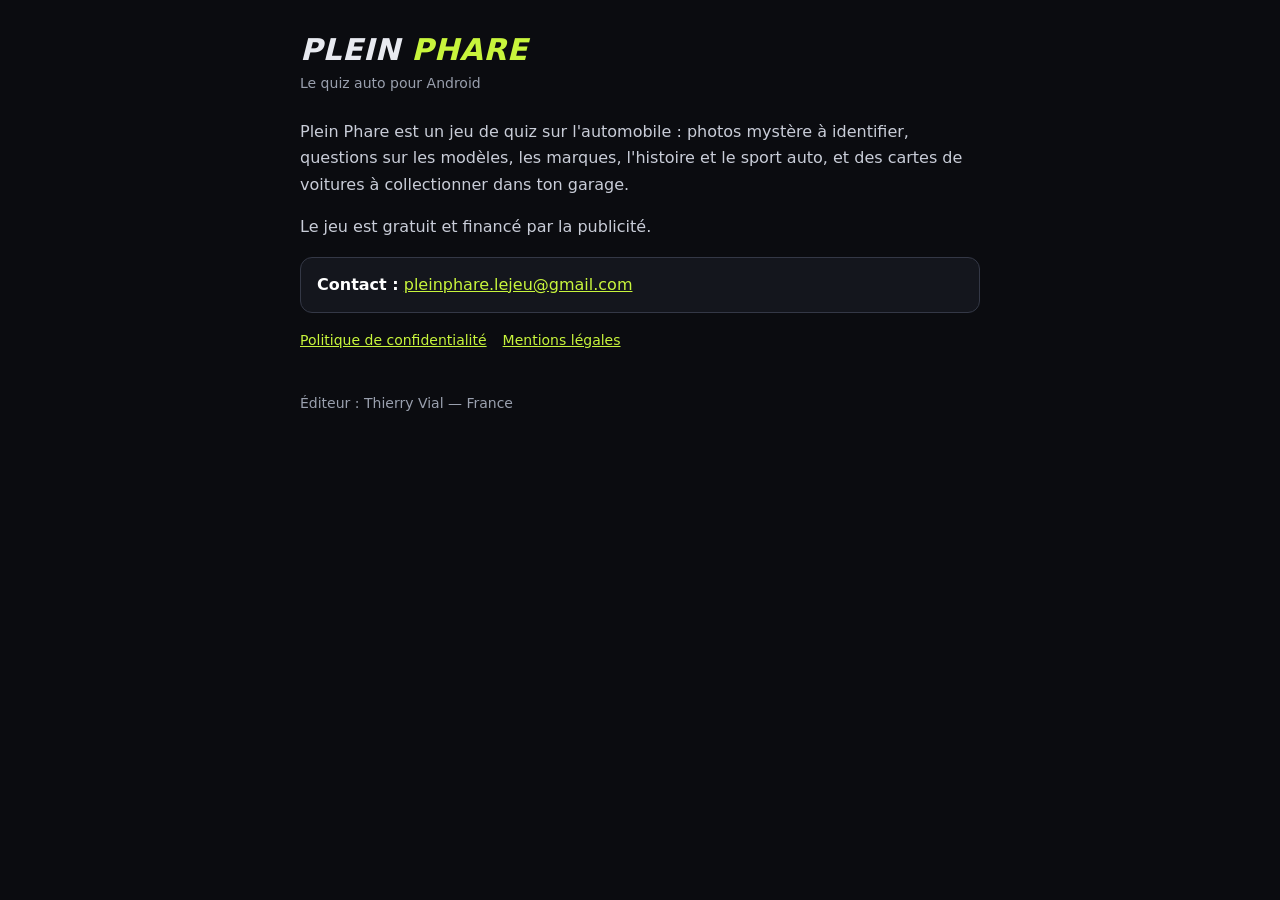
<file: index.html>
<!doctype html>
<html lang="fr">
<head>
<meta charset="utf-8">
<meta name="viewport" content="width=device-width,initial-scale=1">
<title>Plein Phare — le quiz auto</title>
<meta name="description" content="Plein Phare, le jeu de quiz sur l'automobile pour Android : photos mystère, questions, cartes à collectionner.">
<link rel="stylesheet" href="style.css">
</head>
<body>
<main>
<h1>PLEIN <span>PHARE</span></h1>
<p class="maj">Le quiz auto pour Android</p>
<p>Plein Phare est un jeu de quiz sur l'automobile : photos mystère à identifier, questions sur les modèles, les marques, l'histoire et le sport auto, et des cartes de voitures à collectionner dans ton garage.</p>
<p>Le jeu est gratuit et financé par la publicité.</p>
<div class="box">
<p style="margin:0"><strong style="color:#fff">Contact :</strong> <a href="mailto:pleinphare.lejeu@gmail.com">pleinphare.lejeu@gmail.com</a></p>
</div>
<nav>
<a href="confidentialite.html">Politique de confidentialité</a>
<a href="mentions-legales.html">Mentions légales</a>
</nav>
<footer>Éditeur : Thierry Vial — France</footer>
</main>
</body>
</html>
</file>
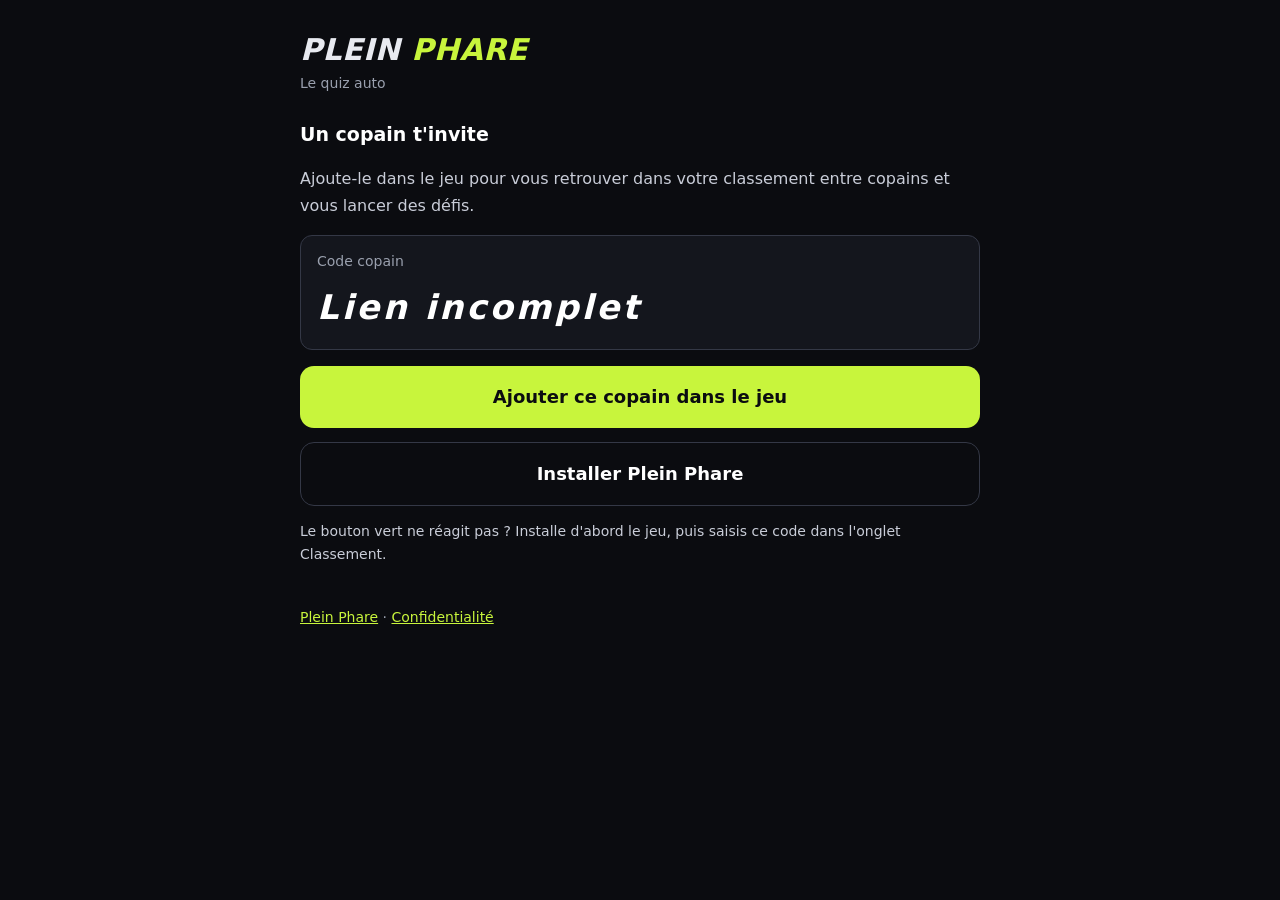
<file: a/index.html>
<!doctype html>
<html lang="fr">
<head>
<meta charset="utf-8">
<meta name="viewport" content="width=device-width,initial-scale=1">
<meta name="robots" content="noindex">
<title>Invitation — Plein Phare</title>
<link rel="stylesheet" href="../style.css">
<style>
.code{font-size:34px;font-weight:800;letter-spacing:3px;color:#fff;font-style:italic;margin:6px 0 0}
.btn{display:block;text-align:center;text-decoration:none;font-weight:800;font-size:18px;border-radius:14px;padding:16px;margin:14px 0}
.b1{background:#C8F53C;color:#0B0C10}.b2{border:1px solid #343846;color:#fff}
</style>
</head>
<body>
<main>
<h1>PLEIN <span>PHARE</span></h1>
<p class="maj">Le quiz auto</p>
<h2 style="margin-top:8px">Un copain t'invite</h2>
<p>Ajoute-le dans le jeu pour vous retrouver dans votre classement entre copains et vous lancer des défis.</p>
<div class="box"><p style="margin:0;font-size:14px;color:#9AA0AE">Code copain</p><p class="code" id="code">······</p></div>
<a class="btn b1" id="open" href="#">Ajouter ce copain dans le jeu</a>
<a class="btn b2" href="https://play.google.com/store/apps/details?id=fr.pleinphare.quiz">Installer Plein Phare</a>
<p style="font-size:14px">Le bouton vert ne réagit pas ? Installe d'abord le jeu, puis saisis ce code dans l'onglet Classement.</p>
<footer><a href="../index.html">Plein Phare</a> · <a href="../confidentialite.html">Confidentialité</a></footer>
</main>
<script>
(function(){var m=/[?&]c=([A-Za-z0-9-]{4,12})/.exec(location.search),c=m?m[1].toUpperCase():"";
if(!c){document.getElementById("code").textContent="Lien incomplet";return;}
document.getElementById("code").textContent=c;
document.getElementById("open").href="pleinphare://a/"+c;})();
</script>
</body>
</html>
</file>
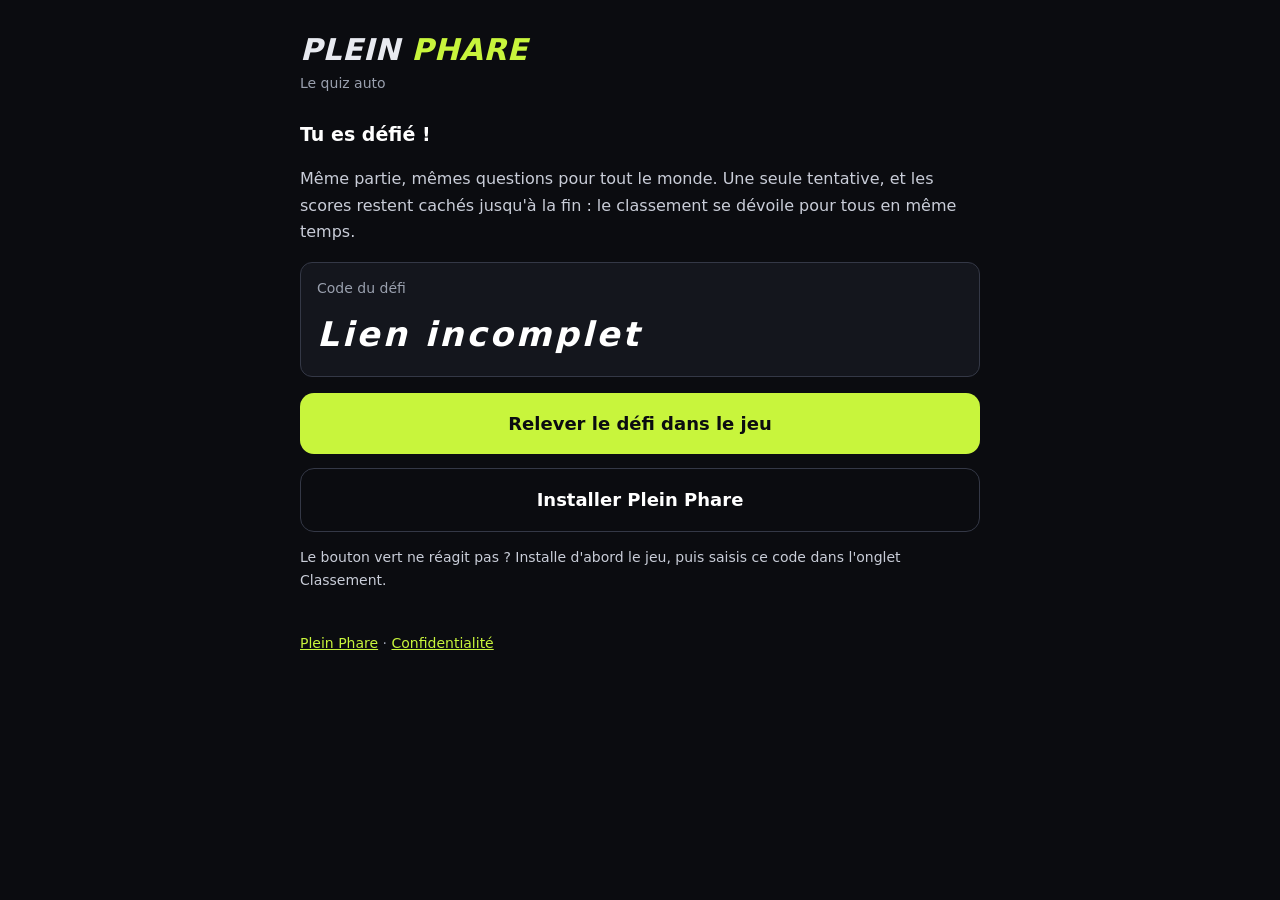
<file: d/index.html>
<!doctype html>
<html lang="fr">
<head>
<meta charset="utf-8">
<meta name="viewport" content="width=device-width,initial-scale=1">
<meta name="robots" content="noindex">
<title>Défi — Plein Phare</title>
<link rel="stylesheet" href="../style.css">
<style>
.code{font-size:34px;font-weight:800;letter-spacing:3px;color:#fff;font-style:italic;margin:6px 0 0}
.btn{display:block;text-align:center;text-decoration:none;font-weight:800;font-size:18px;border-radius:14px;padding:16px;margin:14px 0}
.b1{background:#C8F53C;color:#0B0C10}.b2{border:1px solid #343846;color:#fff}
</style>
</head>
<body>
<main>
<h1>PLEIN <span>PHARE</span></h1>
<p class="maj">Le quiz auto</p>
<h2 style="margin-top:8px">Tu es défié !</h2>
<p>Même partie, mêmes questions pour tout le monde. Une seule tentative, et les scores restent cachés jusqu'à la fin : le classement se dévoile pour tous en même temps.</p>
<div class="box"><p style="margin:0;font-size:14px;color:#9AA0AE">Code du défi</p><p class="code" id="code">······</p></div>
<a class="btn b1" id="open" href="#">Relever le défi dans le jeu</a>
<a class="btn b2" href="https://play.google.com/store/apps/details?id=fr.pleinphare.quiz">Installer Plein Phare</a>
<p style="font-size:14px">Le bouton vert ne réagit pas ? Installe d'abord le jeu, puis saisis ce code dans l'onglet Classement.</p>
<footer><a href="../index.html">Plein Phare</a> · <a href="../confidentialite.html">Confidentialité</a></footer>
</main>
<script>
(function(){var m=/[?&]c=([A-Za-z0-9-]{4,12})/.exec(location.search),c=m?m[1].toUpperCase():"";
if(!c){document.getElementById("code").textContent="Lien incomplet";return;}
document.getElementById("code").textContent='D-'+c;
document.getElementById("open").href="pleinphare://d/"+c;})();
</script>
</body>
</html>
</file>
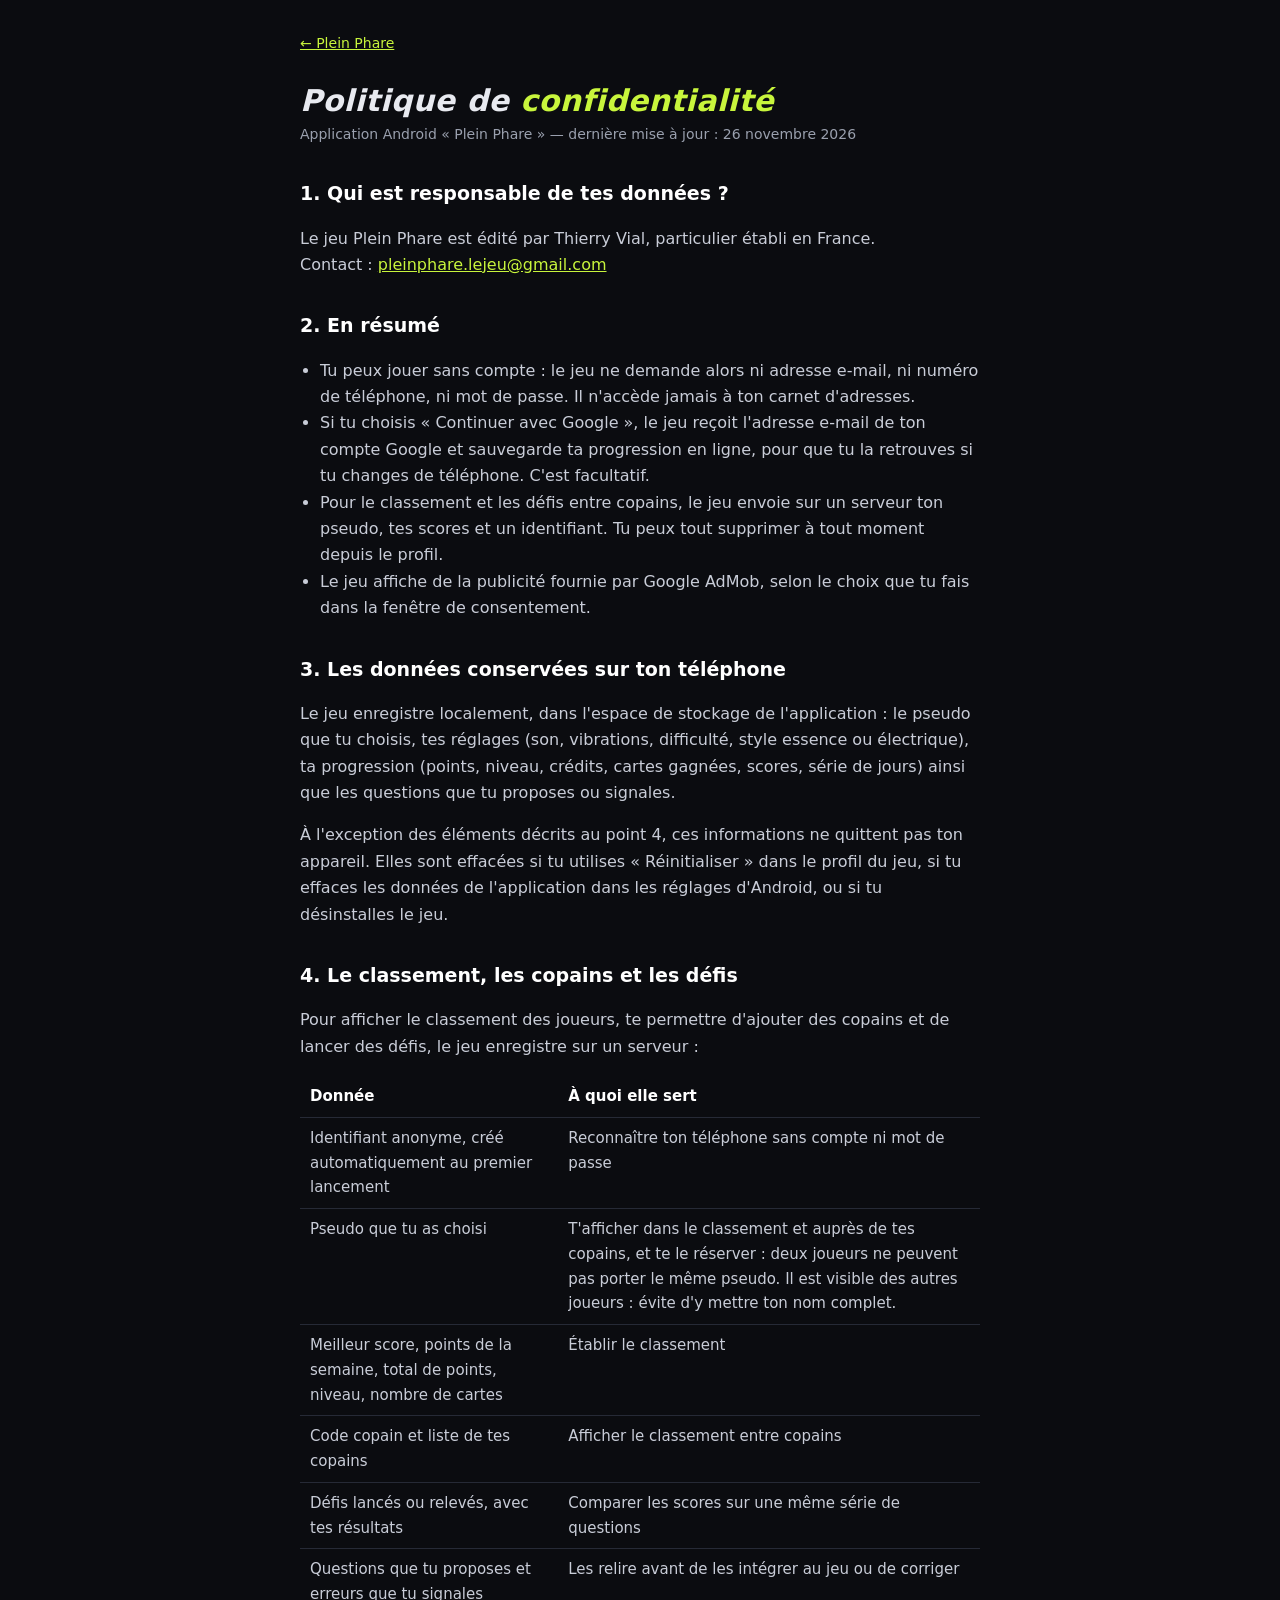
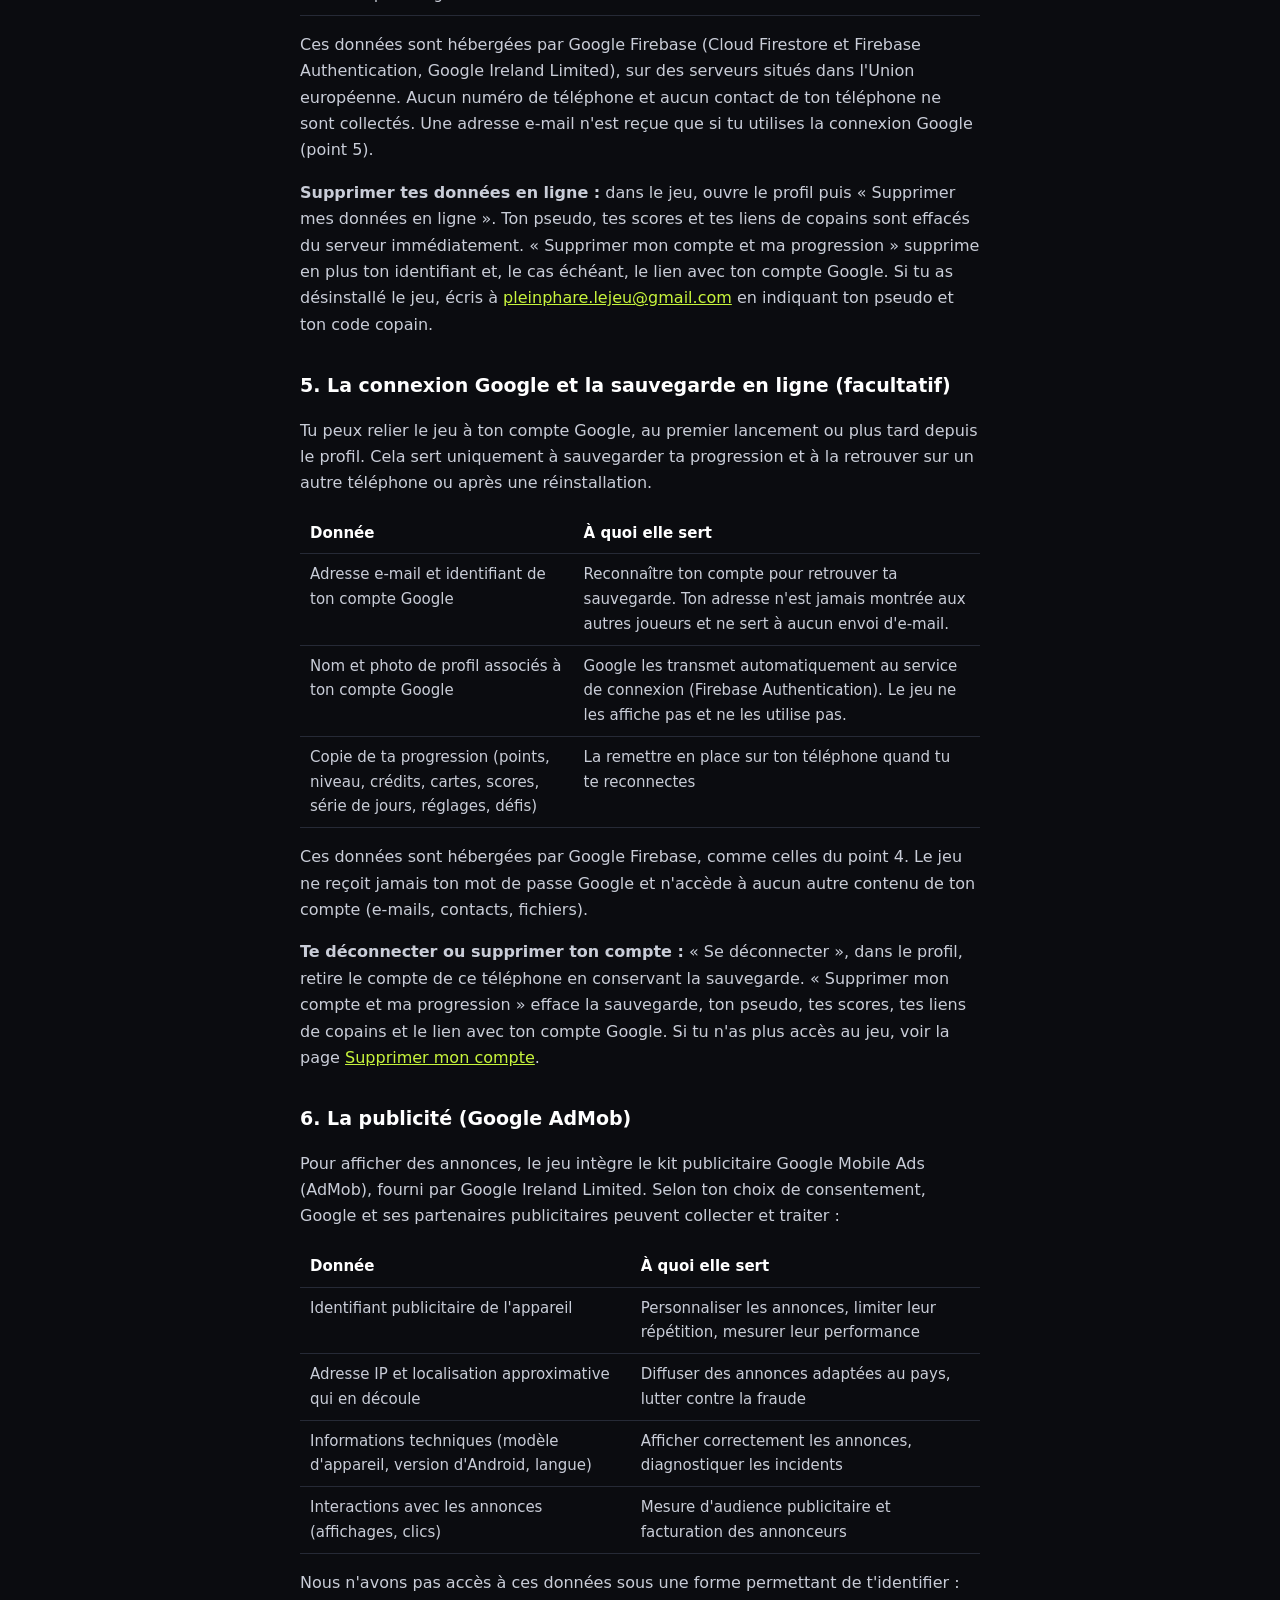
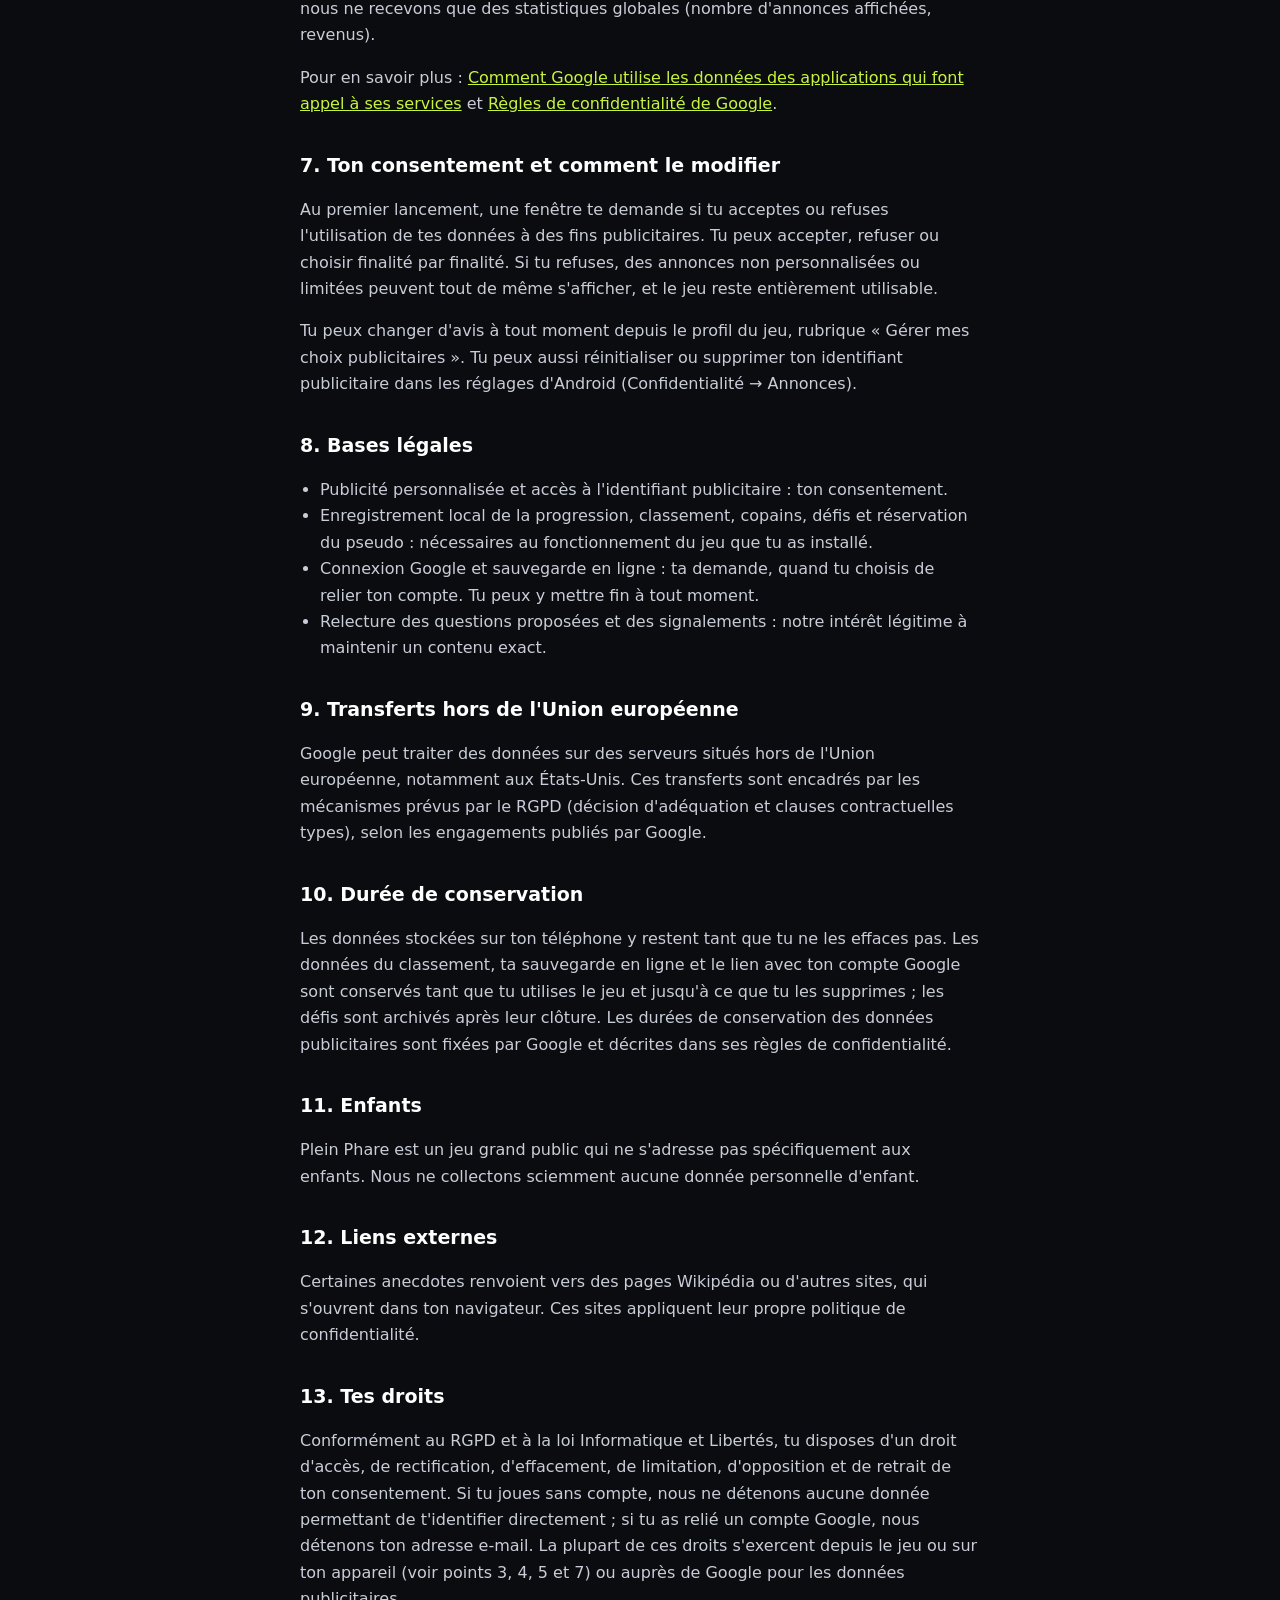
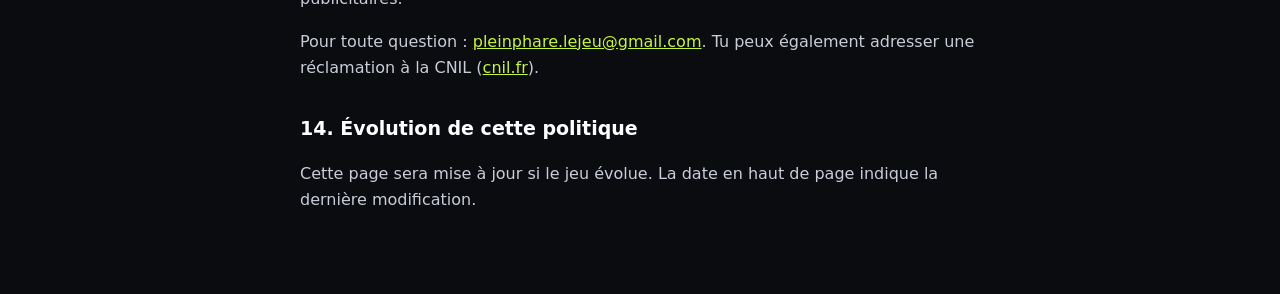
<file: confidentialite.html>
<!doctype html>
<html lang="fr">
<head>
<meta charset="utf-8">
<meta name="viewport" content="width=device-width,initial-scale=1">
<title>Politique de confidentialité — Plein Phare</title>
<link rel="stylesheet" href="style.css">
</head>
<body>
<main>
<nav><a href="index.html">← Plein Phare</a></nav>
<h1>Politique de <span>confidentialité</span></h1>
<p class="maj">Application Android « Plein Phare » — dernière mise à jour : 26 novembre 2026</p>

<h2>1. Qui est responsable de tes données ?</h2>
<p>Le jeu Plein Phare est édité par Thierry Vial, particulier établi en France.<br>Contact : <a href="mailto:pleinphare.lejeu@gmail.com">pleinphare.lejeu@gmail.com</a></p>

<h2>2. En résumé</h2>
<ul>
<li>Tu peux jouer sans compte : le jeu ne demande alors ni adresse e-mail, ni numéro de téléphone, ni mot de passe. Il n'accède jamais à ton carnet d'adresses.</li>
<li>Si tu choisis « Continuer avec Google », le jeu reçoit l'adresse e-mail de ton compte Google et sauvegarde ta progression en ligne, pour que tu la retrouves si tu changes de téléphone. C'est facultatif.</li>
<li>Pour le classement et les défis entre copains, le jeu envoie sur un serveur ton pseudo, tes scores et un identifiant. Tu peux tout supprimer à tout moment depuis le profil.</li>
<li>Le jeu affiche de la publicité fournie par Google AdMob, selon le choix que tu fais dans la fenêtre de consentement.</li>
</ul>

<h2>3. Les données conservées sur ton téléphone</h2>
<p>Le jeu enregistre localement, dans l'espace de stockage de l'application : le pseudo que tu choisis, tes réglages (son, vibrations, difficulté, style essence ou électrique), ta progression (points, niveau, crédits, cartes gagnées, scores, série de jours) ainsi que les questions que tu proposes ou signales.</p>
<p>À l'exception des éléments décrits au point 4, ces informations ne quittent pas ton appareil. Elles sont effacées si tu utilises « Réinitialiser » dans le profil du jeu, si tu effaces les données de l'application dans les réglages d'Android, ou si tu désinstalles le jeu.</p>

<h2>4. Le classement, les copains et les défis</h2>
<p>Pour afficher le classement des joueurs, te permettre d'ajouter des copains et de lancer des défis, le jeu enregistre sur un serveur :</p>
<table>
<tr><th>Donnée</th><th>À quoi elle sert</th></tr>
<tr><td>Identifiant anonyme, créé automatiquement au premier lancement</td><td>Reconnaître ton téléphone sans compte ni mot de passe</td></tr>
<tr><td>Pseudo que tu as choisi</td><td>T'afficher dans le classement et auprès de tes copains, et te le réserver : deux joueurs ne peuvent pas porter le même pseudo. Il est visible des autres joueurs : évite d'y mettre ton nom complet.</td></tr>
<tr><td>Meilleur score, points de la semaine, total de points, niveau, nombre de cartes</td><td>Établir le classement</td></tr>
<tr><td>Code copain et liste de tes copains</td><td>Afficher le classement entre copains</td></tr>
<tr><td>Défis lancés ou relevés, avec tes résultats</td><td>Comparer les scores sur une même série de questions</td></tr>
<tr><td>Questions que tu proposes et erreurs que tu signales</td><td>Les relire avant de les intégrer au jeu ou de corriger</td></tr>
</table>
<p>Ces données sont hébergées par Google Firebase (Cloud Firestore et Firebase Authentication, Google Ireland Limited), sur des serveurs situés dans l'Union européenne. Aucun numéro de téléphone et aucun contact de ton téléphone ne sont collectés. Une adresse e-mail n'est reçue que si tu utilises la connexion Google (point 5).</p>
<p><strong>Supprimer tes données en ligne :</strong> dans le jeu, ouvre le profil puis « Supprimer mes données en ligne ». Ton pseudo, tes scores et tes liens de copains sont effacés du serveur immédiatement. « Supprimer mon compte et ma progression » supprime en plus ton identifiant et, le cas échéant, le lien avec ton compte Google. Si tu as désinstallé le jeu, écris à <a href="mailto:pleinphare.lejeu@gmail.com">pleinphare.lejeu@gmail.com</a> en indiquant ton pseudo et ton code copain.</p>

<h2>5. La connexion Google et la sauvegarde en ligne (facultatif)</h2>
<p>Tu peux relier le jeu à ton compte Google, au premier lancement ou plus tard depuis le profil. Cela sert uniquement à sauvegarder ta progression et à la retrouver sur un autre téléphone ou après une réinstallation.</p>
<table>
<tr><th>Donnée</th><th>À quoi elle sert</th></tr>
<tr><td>Adresse e-mail et identifiant de ton compte Google</td><td>Reconnaître ton compte pour retrouver ta sauvegarde. Ton adresse n'est jamais montrée aux autres joueurs et ne sert à aucun envoi d'e-mail.</td></tr>
<tr><td>Nom et photo de profil associés à ton compte Google</td><td>Google les transmet automatiquement au service de connexion (Firebase Authentication). Le jeu ne les affiche pas et ne les utilise pas.</td></tr>
<tr><td>Copie de ta progression (points, niveau, crédits, cartes, scores, série de jours, réglages, défis)</td><td>La remettre en place sur ton téléphone quand tu te reconnectes</td></tr>
</table>
<p>Ces données sont hébergées par Google Firebase, comme celles du point 4. Le jeu ne reçoit jamais ton mot de passe Google et n'accède à aucun autre contenu de ton compte (e-mails, contacts, fichiers).</p>
<p><strong>Te déconnecter ou supprimer ton compte :</strong> « Se déconnecter », dans le profil, retire le compte de ce téléphone en conservant la sauvegarde. « Supprimer mon compte et ma progression » efface la sauvegarde, ton pseudo, tes scores, tes liens de copains et le lien avec ton compte Google. Si tu n'as plus accès au jeu, voir la page <a href="suppression.html">Supprimer mon compte</a>.</p>

<h2>6. La publicité (Google AdMob)</h2>
<p>Pour afficher des annonces, le jeu intègre le kit publicitaire Google Mobile Ads (AdMob), fourni par Google Ireland Limited. Selon ton choix de consentement, Google et ses partenaires publicitaires peuvent collecter et traiter :</p>
<table>
<tr><th>Donnée</th><th>À quoi elle sert</th></tr>
<tr><td>Identifiant publicitaire de l'appareil</td><td>Personnaliser les annonces, limiter leur répétition, mesurer leur performance</td></tr>
<tr><td>Adresse IP et localisation approximative qui en découle</td><td>Diffuser des annonces adaptées au pays, lutter contre la fraude</td></tr>
<tr><td>Informations techniques (modèle d'appareil, version d'Android, langue)</td><td>Afficher correctement les annonces, diagnostiquer les incidents</td></tr>
<tr><td>Interactions avec les annonces (affichages, clics)</td><td>Mesure d'audience publicitaire et facturation des annonceurs</td></tr>
</table>
<p>Nous n'avons pas accès à ces données sous une forme permettant de t'identifier : nous ne recevons que des statistiques globales (nombre d'annonces affichées, revenus).</p>
<p>Pour en savoir plus : <a href="https://policies.google.com/technologies/partner-sites?hl=fr">Comment Google utilise les données des applications qui font appel à ses services</a> et <a href="https://policies.google.com/privacy?hl=fr">Règles de confidentialité de Google</a>.</p>

<h2>7. Ton consentement et comment le modifier</h2>
<p>Au premier lancement, une fenêtre te demande si tu acceptes ou refuses l'utilisation de tes données à des fins publicitaires. Tu peux accepter, refuser ou choisir finalité par finalité. Si tu refuses, des annonces non personnalisées ou limitées peuvent tout de même s'afficher, et le jeu reste entièrement utilisable.</p>
<p>Tu peux changer d'avis à tout moment depuis le profil du jeu, rubrique « Gérer mes choix publicitaires ». Tu peux aussi réinitialiser ou supprimer ton identifiant publicitaire dans les réglages d'Android (Confidentialité → Annonces).</p>

<h2>8. Bases légales</h2>
<ul>
<li>Publicité personnalisée et accès à l'identifiant publicitaire : ton consentement.</li>
<li>Enregistrement local de la progression, classement, copains, défis et réservation du pseudo : nécessaires au fonctionnement du jeu que tu as installé.</li>
<li>Connexion Google et sauvegarde en ligne : ta demande, quand tu choisis de relier ton compte. Tu peux y mettre fin à tout moment.</li>
<li>Relecture des questions proposées et des signalements : notre intérêt légitime à maintenir un contenu exact.</li>
</ul>

<h2>9. Transferts hors de l'Union européenne</h2>
<p>Google peut traiter des données sur des serveurs situés hors de l'Union européenne, notamment aux États-Unis. Ces transferts sont encadrés par les mécanismes prévus par le RGPD (décision d'adéquation et clauses contractuelles types), selon les engagements publiés par Google.</p>

<h2>10. Durée de conservation</h2>
<p>Les données stockées sur ton téléphone y restent tant que tu ne les effaces pas. Les données du classement, ta sauvegarde en ligne et le lien avec ton compte Google sont conservés tant que tu utilises le jeu et jusqu'à ce que tu les supprimes ; les défis sont archivés après leur clôture. Les durées de conservation des données publicitaires sont fixées par Google et décrites dans ses règles de confidentialité.</p>

<h2>11. Enfants</h2>
<p>Plein Phare est un jeu grand public qui ne s'adresse pas spécifiquement aux enfants. Nous ne collectons sciemment aucune donnée personnelle d'enfant.</p>

<h2>12. Liens externes</h2>
<p>Certaines anecdotes renvoient vers des pages Wikipédia ou d'autres sites, qui s'ouvrent dans ton navigateur. Ces sites appliquent leur propre politique de confidentialité.</p>

<h2>13. Tes droits</h2>
<p>Conformément au RGPD et à la loi Informatique et Libertés, tu disposes d'un droit d'accès, de rectification, d'effacement, de limitation, d'opposition et de retrait de ton consentement. Si tu joues sans compte, nous ne détenons aucune donnée permettant de t'identifier directement ; si tu as relié un compte Google, nous détenons ton adresse e-mail. La plupart de ces droits s'exercent depuis le jeu ou sur ton appareil (voir points 3, 4, 5 et 7) ou auprès de Google pour les données publicitaires.</p>
<p>Pour toute question : <a href="mailto:pleinphare.lejeu@gmail.com">pleinphare.lejeu@gmail.com</a>. Tu peux également adresser une réclamation à la CNIL (<a href="https://www.cnil.fr/fr/plaintes">cnil.fr</a>).</p>

<h2>14. Évolution de cette politique</h2>
<p>Cette page sera mise à jour si le jeu évolue. La date en haut de page indique la dernière modification.</p>
</main>
</body>
</html>
</file>
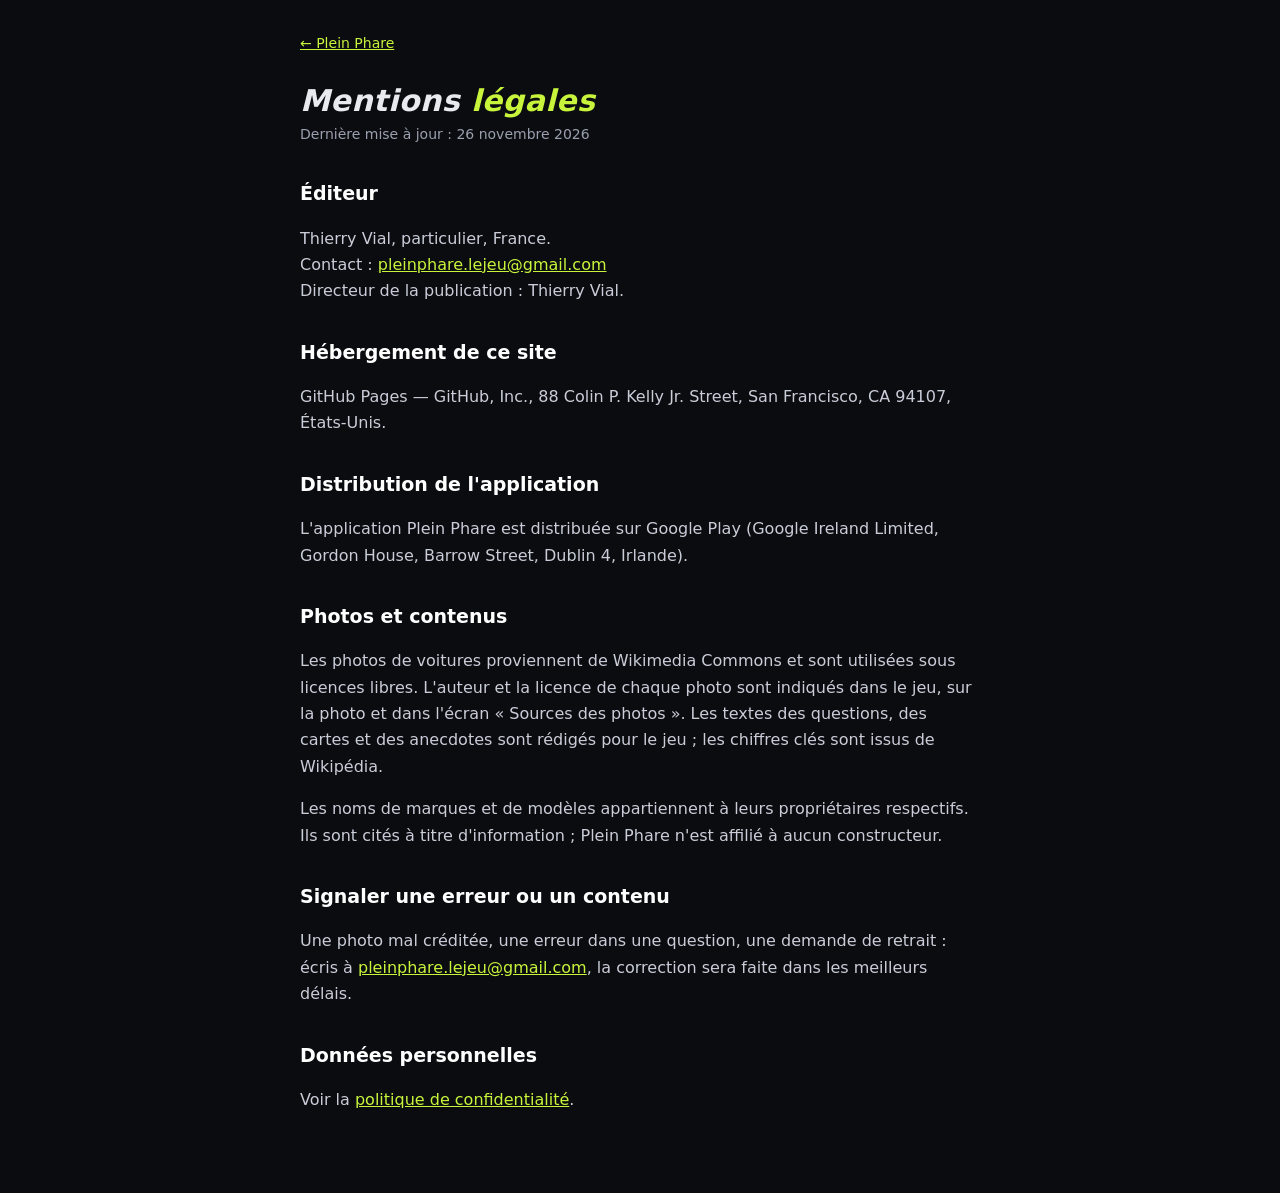
<file: mentions-legales.html>
<!doctype html>
<html lang="fr">
<head>
<meta charset="utf-8">
<meta name="viewport" content="width=device-width,initial-scale=1">
<title>Mentions légales — Plein Phare</title>
<link rel="stylesheet" href="style.css">
</head>
<body>
<main>
<nav><a href="index.html">← Plein Phare</a></nav>
<h1>Mentions <span>légales</span></h1>
<p class="maj">Dernière mise à jour : 26 novembre 2026</p>

<h2>Éditeur</h2>
<p>Thierry Vial, particulier, France.<br>Contact : <a href="mailto:pleinphare.lejeu@gmail.com">pleinphare.lejeu@gmail.com</a><br>Directeur de la publication : Thierry Vial.</p>

<h2>Hébergement de ce site</h2>
<p>GitHub Pages — GitHub, Inc., 88 Colin P. Kelly Jr. Street, San Francisco, CA 94107, États-Unis.</p>

<h2>Distribution de l'application</h2>
<p>L'application Plein Phare est distribuée sur Google Play (Google Ireland Limited, Gordon House, Barrow Street, Dublin 4, Irlande).</p>

<h2>Photos et contenus</h2>
<p>Les photos de voitures proviennent de Wikimedia Commons et sont utilisées sous licences libres. L'auteur et la licence de chaque photo sont indiqués dans le jeu, sur la photo et dans l'écran « Sources des photos ». Les textes des questions, des cartes et des anecdotes sont rédigés pour le jeu ; les chiffres clés sont issus de Wikipédia.</p>
<p>Les noms de marques et de modèles appartiennent à leurs propriétaires respectifs. Ils sont cités à titre d'information ; Plein Phare n'est affilié à aucun constructeur.</p>

<h2>Signaler une erreur ou un contenu</h2>
<p>Une photo mal créditée, une erreur dans une question, une demande de retrait : écris à <a href="mailto:pleinphare.lejeu@gmail.com">pleinphare.lejeu@gmail.com</a>, la correction sera faite dans les meilleurs délais.</p>

<h2>Données personnelles</h2>
<p>Voir la <a href="confidentialite.html">politique de confidentialité</a>.</p>
</main>
</body>
</html>
</file>
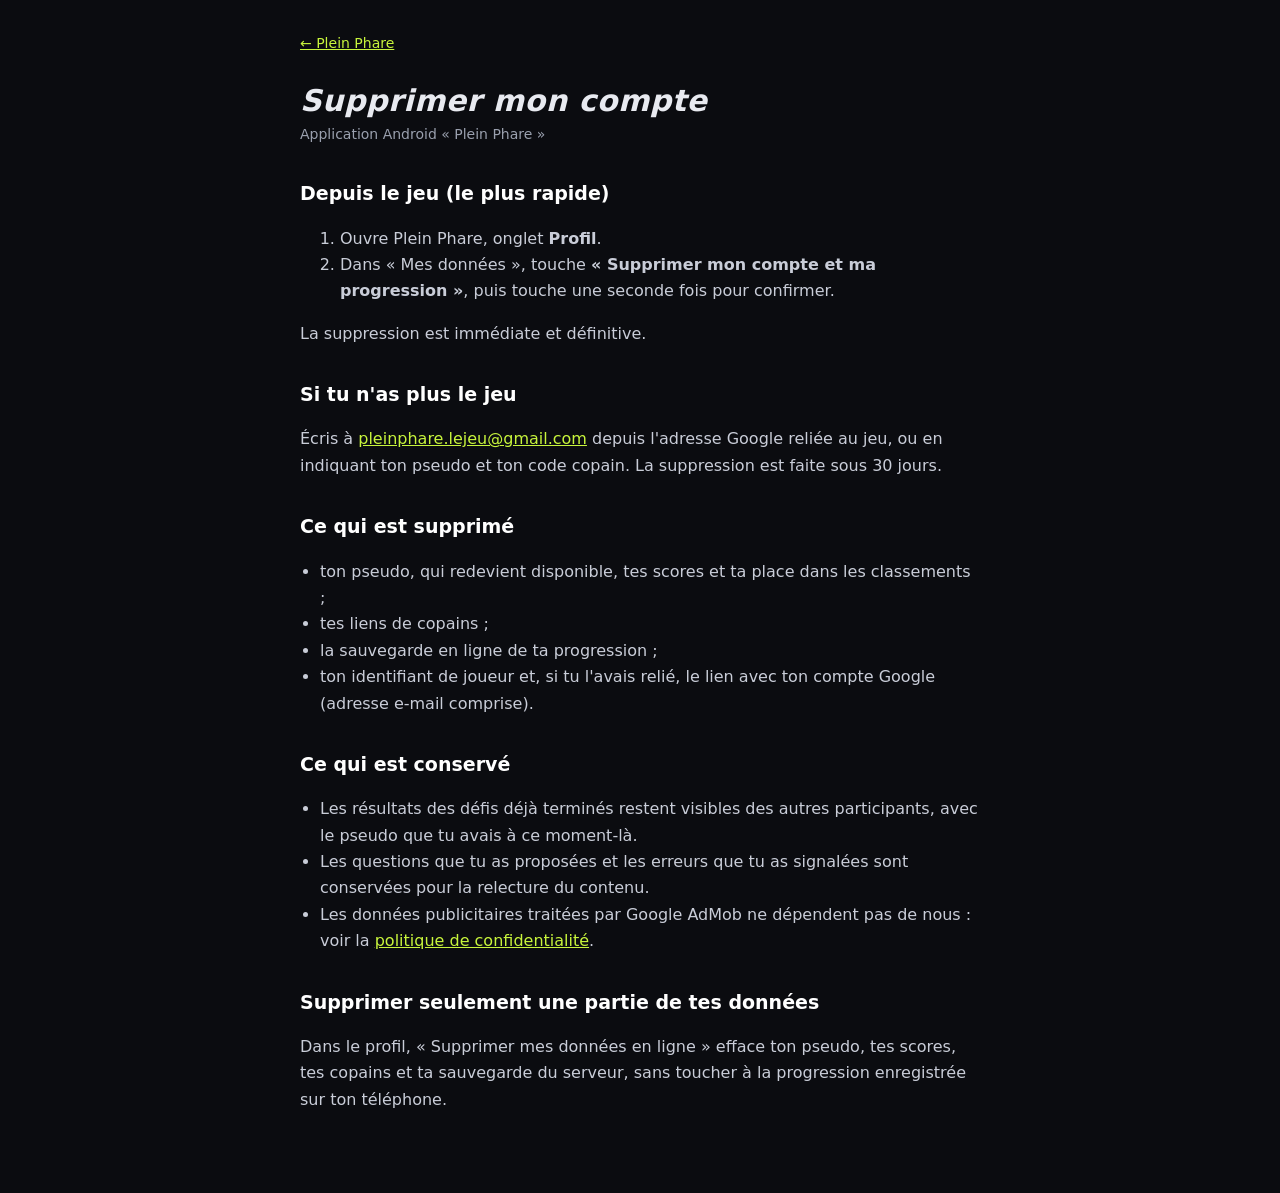
<file: suppression.html>
<!doctype html>
<html lang="fr">
<head>
<meta charset="utf-8">
<meta name="viewport" content="width=device-width,initial-scale=1">
<title>Supprimer mon compte — Plein Phare</title>
<link rel="stylesheet" href="style.css">
</head>
<body>
<main>
<nav><a href="index.html">← Plein Phare</a></nav>
<h1>Supprimer mon compte</h1>
<p class="maj">Application Android « Plein Phare »</p>

<h2>Depuis le jeu (le plus rapide)</h2>
<ol>
<li>Ouvre Plein Phare, onglet <strong>Profil</strong>.</li>
<li>Dans « Mes données », touche <strong>« Supprimer mon compte et ma progression »</strong>, puis touche une seconde fois pour confirmer.</li>
</ol>
<p>La suppression est immédiate et définitive.</p>

<h2>Si tu n'as plus le jeu</h2>
<p>Écris à <a href="mailto:pleinphare.lejeu@gmail.com">pleinphare.lejeu@gmail.com</a> depuis l'adresse Google reliée au jeu, ou en indiquant ton pseudo et ton code copain. La suppression est faite sous 30 jours.</p>

<h2>Ce qui est supprimé</h2>
<ul>
<li>ton pseudo, qui redevient disponible, tes scores et ta place dans les classements ;</li>
<li>tes liens de copains ;</li>
<li>la sauvegarde en ligne de ta progression ;</li>
<li>ton identifiant de joueur et, si tu l'avais relié, le lien avec ton compte Google (adresse e-mail comprise).</li>
</ul>

<h2>Ce qui est conservé</h2>
<ul>
<li>Les résultats des défis déjà terminés restent visibles des autres participants, avec le pseudo que tu avais à ce moment-là.</li>
<li>Les questions que tu as proposées et les erreurs que tu as signalées sont conservées pour la relecture du contenu.</li>
<li>Les données publicitaires traitées par Google AdMob ne dépendent pas de nous : voir la <a href="confidentialite.html">politique de confidentialité</a>.</li>
</ul>

<h2>Supprimer seulement une partie de tes données</h2>
<p>Dans le profil, « Supprimer mes données en ligne » efface ton pseudo, tes scores, tes copains et ta sauvegarde du serveur, sans toucher à la progression enregistrée sur ton téléphone.</p>
</main>
</body>
</html>
</file>
<file: style.css>
:root{color-scheme:dark}
*{box-sizing:border-box}
body{margin:0;background:#0B0C10;color:#E8EAF0;font:16px/1.65 system-ui,-apple-system,"Segoe UI",Roboto,sans-serif}
main{max-width:720px;margin:0 auto;padding:32px 20px 64px}
h1{font-size:30px;line-height:1.2;margin:0 0 4px;font-style:italic;letter-spacing:.5px}
h1 span,a{color:#C8F53C}
h2{font-size:19px;margin:32px 0 8px;color:#fff}
p,li{color:#C9CDD8}
.maj{color:#9AA0AE;font-size:14px;margin:0 0 24px}
ul{padding-left:20px}
nav{display:flex;gap:16px;flex-wrap:wrap;margin:0 0 28px;font-size:14px}
table{width:100%;border-collapse:collapse;margin:8px 0;font-size:15px}
th,td{text-align:left;vertical-align:top;padding:8px 10px;border-bottom:1px solid #262A36;color:#C9CDD8}
th{color:#fff;font-weight:600}
.box{background:#14161D;border:1px solid #343846;border-radius:12px;padding:14px 16px;margin:16px 0}
footer{margin-top:40px;font-size:14px;color:#9AA0AE}
</file>
